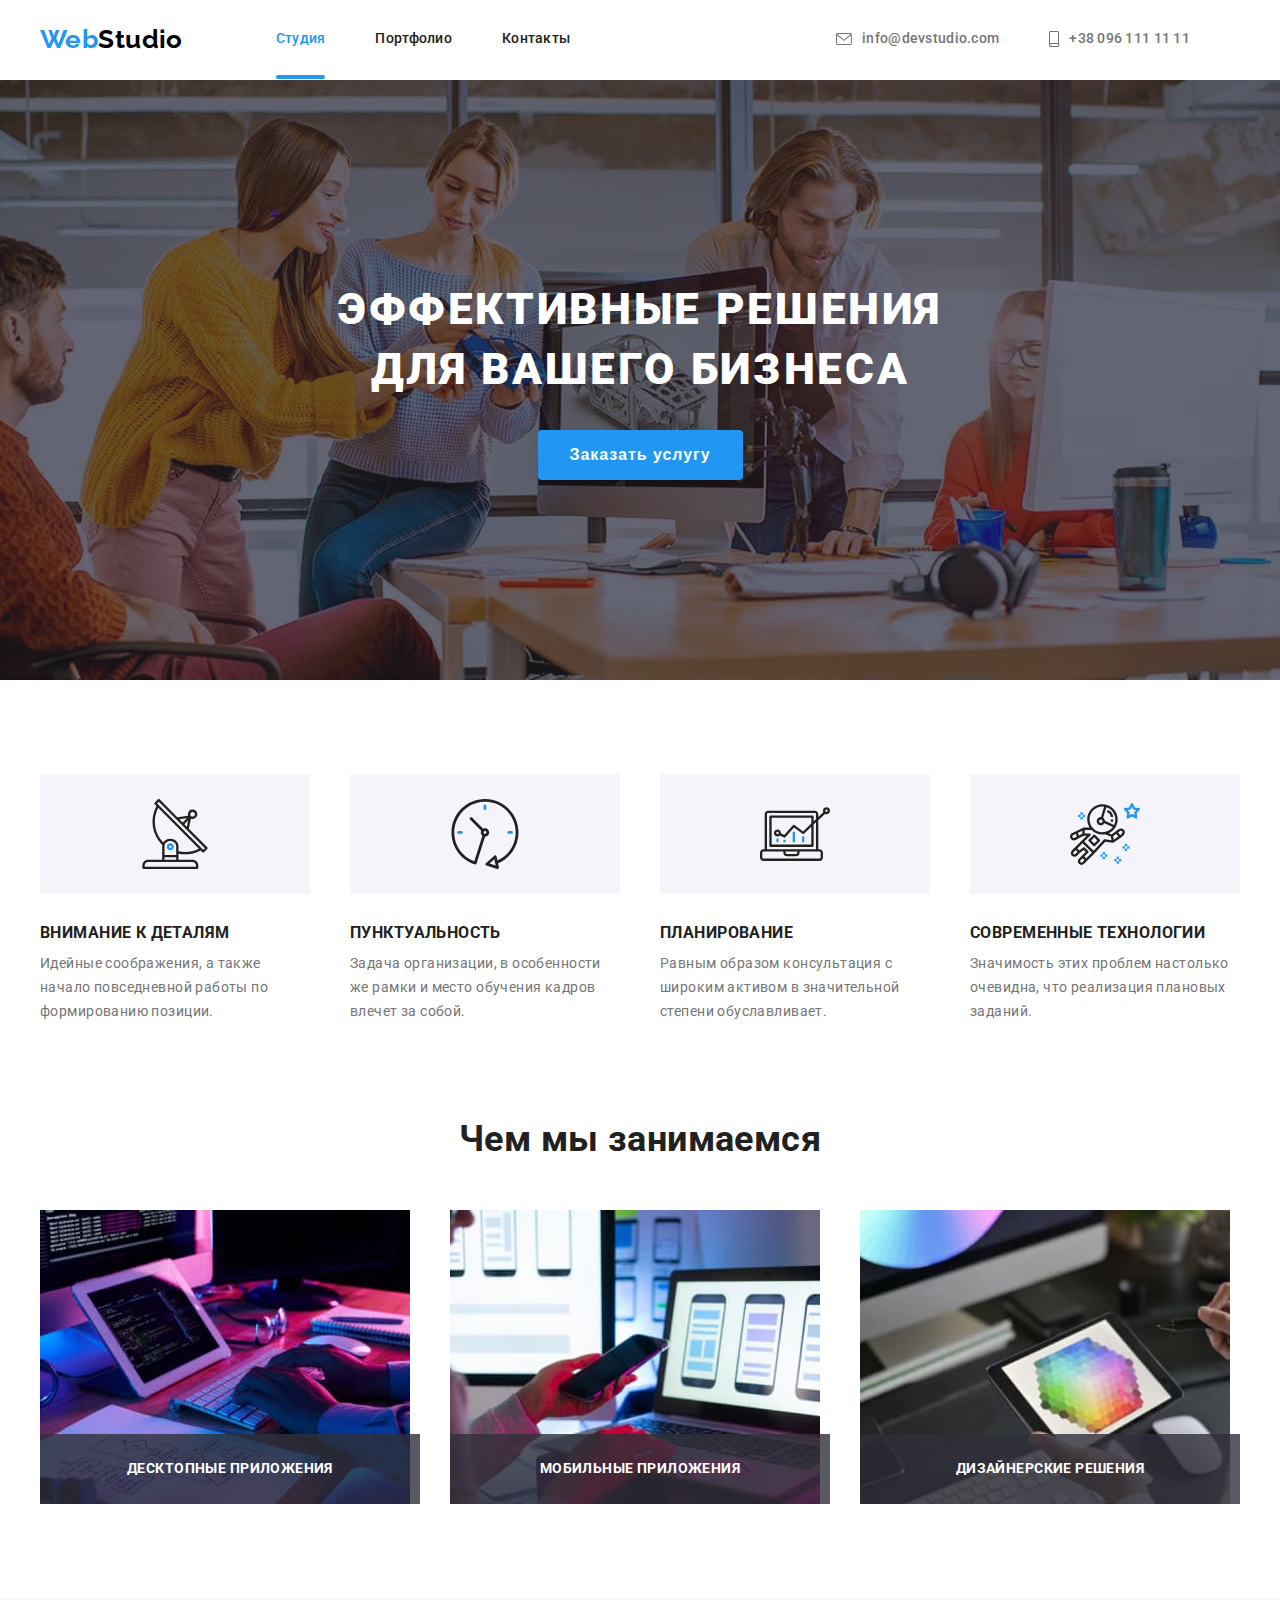
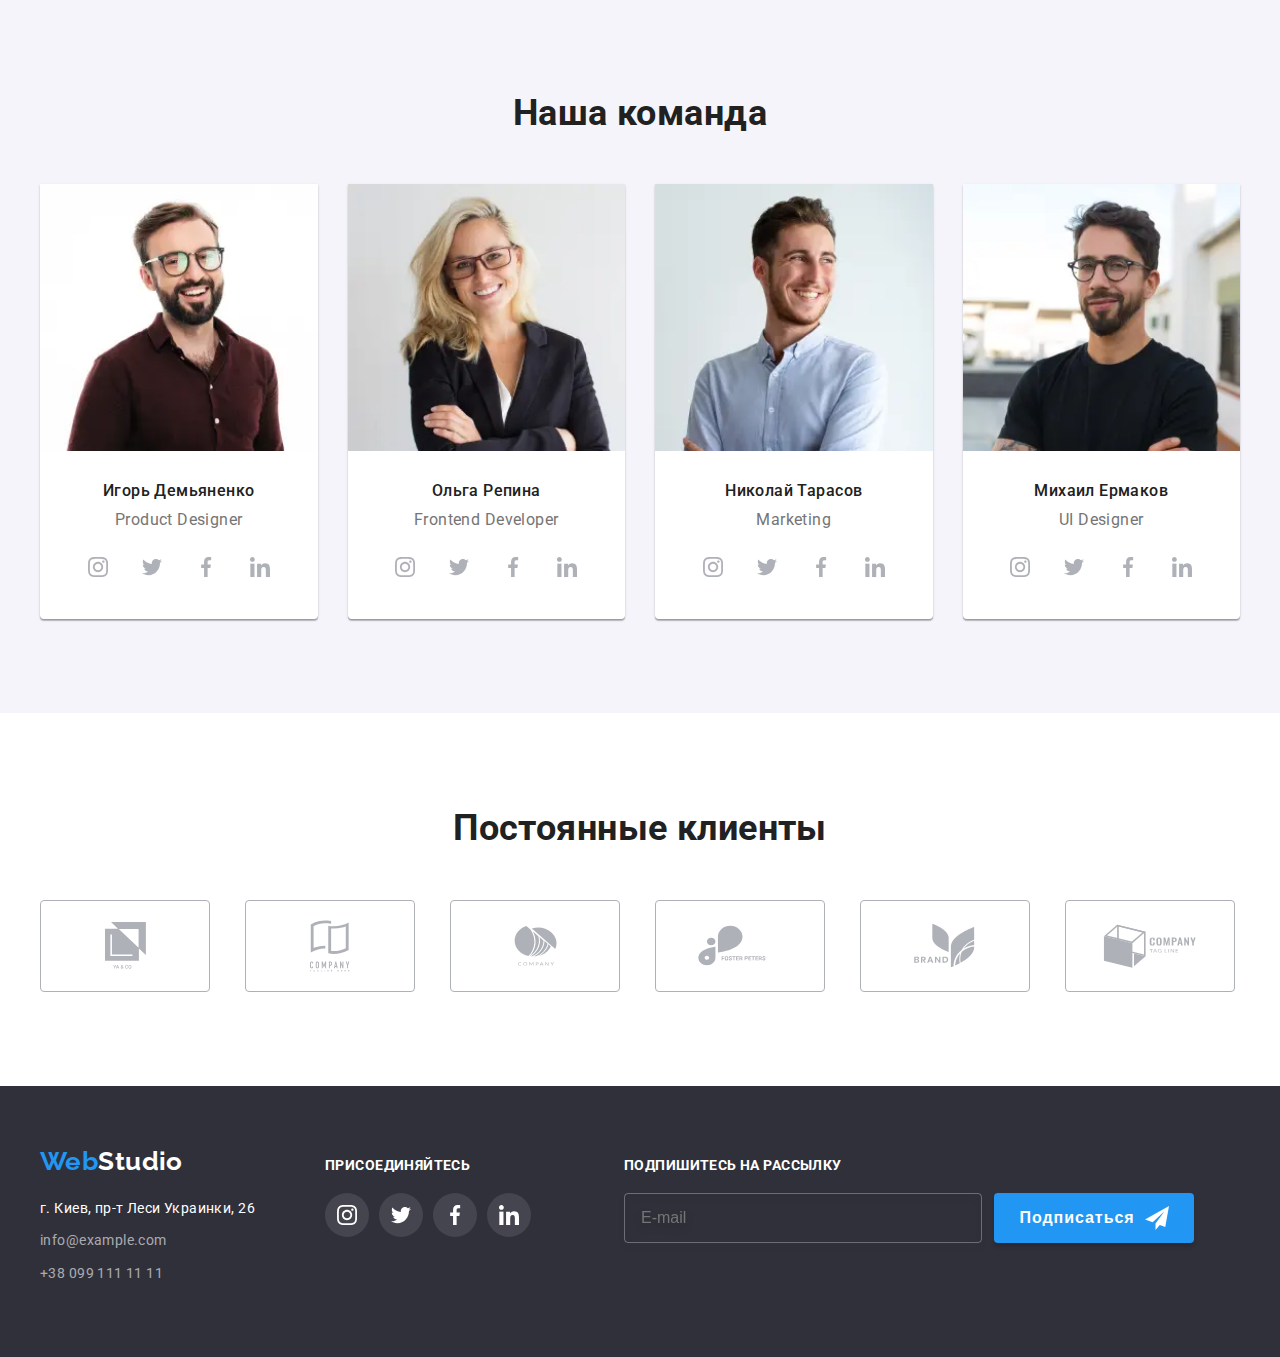
<file: index.html>
<!DOCTYPE html>
<html lang="ru">
<head>
    <meta charset="UTF-8">
    <meta http-equiv="X-UA-Compatible" content="IE=edge">
    <meta name="viewport" content="width=device-width, initial-scale=1.0">
    <title>Document</title>
    <link rel="preconnect" href="https://fonts.gstatic.com">
    <link href="https://fonts.googleapis.com/css2?family=Raleway:wght@700&family=Roboto:wght@400;500;700;900&display=swap"
        rel="stylesheet">
    <link rel="stylesheet" href="https://cdnjs.cloudflare.com/ajax/libs/modern-normalize/1.0.0/modern-normalize.min.css"
        integrity="sha512-ISS7cAi1PEhQ8jnbJpJZMd29NlhNj4AWYyLOSp2CE/CsHxTCu+r+t0D2yoJudVrd0/8fTVPUVDzY5Tvli75u/g=="
        crossorigin="anonymous" />
    <link rel="stylesheet" href="./css/main.min.css"> 
</head>
<body>
    <!--HEADER-->
   <header class="head">
       <div class="container head__container">
       <nav class="head__nav">
       <a class="logo logo_head link" href="./index.html"><span class="logo_left">Web</span>Studio</a>
       <ul class="menu list">
           <li class="menu__item">
               <a class="menu__link link current" href="./index.html">Студия</a>
            </li>
           <li class="menu__item">
               <a class="menu__link link"  href="./portfolio.html" >Портфолио</a>
            </li>
           <li class="menu__item">
               <a class="menu__link link" href="">Контакты</a>
            </li>
       </ul>
       </nav>
       <button type="button" class="head__mob-menu-btn" data-menu-button>
           <svg class="head__mob-menu-icon">
               <use href="./images/sprite.svg#burger-icon"></use>
           </svg>
       </button>
       <ul class="menu-contact list">
           <li class="menu-contact__item">
               <a class="menu-contact__link mail link" href="mailto:info@devstudio.com">
                <svg class="menu-contact__icon_mail">
                    <use href="./images/sprite.svg#icon-envelope"></use>
                </svg>
                info@devstudio.com</a></li>
           <li class="menu-contact__item">
               <a class="menu-contact__link tel link" href="tel:+380961111111">
                <svg class="menu-contact__icon_tel">
                    <use href="./images/sprite.svg#icon-smartphone"></use>
                </svg>
                +38 096 111 11 11</a></li>
       </ul>
    </div>
    <div class="mob-menu" data-menu>
        <div class="mob-menu__container container">
            <button class="mob-menu__close-btn" data-menu-close>
                <svg class="mob-menu__close-btn-icon" width="19" height="19">
                    <use href="./images/sprite.svg#icon-Vector"></use>
                </svg>
            </button>
            <div class="mob-menu__list-container">
                <div class="mob-menu__nav-container">
                    <ul class="mob-menu__nav list">
                        <li class="mob-menu__item"><a href="./index.html" class="mob-menu__link link current">Студия</a></li>
                        <li class="mob-menu__item"><a href="./portfolio.html" class="mob-menu__link link">Портфолио</a></li>
                        <li class="mob-menu__item"><a href="" class="mob-menu__link link">Контакты</a></li>
                    </ul>
                </div>
                <div class="mob-menu__contact-container">
                    <ul class="mob-menu__contact list">
                        <li class="mob-menu__contact-item"><a href="tel:+380961111111" class="mob-menu__contact-link tel-link link">
                                +38 096 111 11 11</a></li>
                        <li class="mob-menu__contact-item"><a href="mailto:info@devstudio.com"
                                class="mob-menu__contact-link mail-link link">
                                info@devstudio.com</a></li>
                    </ul>
                    <ul class="mob-menu__social list">
                        <li class="mob-menu__social-item"><a href="" class="mob-menu__social-link link">Instagram</a></li>
                        <li class="mob-menu__social-item"><a href="" class="mob-menu__social-link link">Twitter</a></li>
                        <li class="mob-menu__social-item"><a href="" class="mob-menu__social-link link">Facebook</a></li>
                        <li class="mob-menu__social-item"><a href="" class="mob-menu__social-link link">LinkedIn</a></li>
                    </ul>
                </div>
            </div>
            
        </div>
    </div>
   </header> 
    <!--HERO-->
   <section class="hero">
       <div class="hero__container container">
       <h1 class="hero__title">Эффективные решения <br> для вашего бизнеса</h1>
       <button class="modal-btn" type="button" data-modal-open>Заказать услугу</button>
    </div>
   </section>
   <!--WHYUS-->
   <section class="whyus section">
       <div class="container">
       <h2 class="visually-hidden">Почему выбирают WebStudio</h2>
       <ul class="whyus-menu list">
           <li class="whyus-menu__item">
                <div class="whyus-menu__preimage">
                    <svg class="whyus-menu__icon">
                        <use href="./images/sprite.svg#icon-antenna"></use>
                    </svg>
                </div>
               <h3 class="whyus-menu__item-title">Внимание к деталям</h3>
                <p class="whyus-menu__item-description">
                   Идейные соображения, а также начало повседневной работы по формированию позиции.</p>
           </li>
           <li class="whyus-menu__item">
                <div class="whyus-menu__preimage">
                    <svg class="whyus-menu__icon">
                        <use href="./images/sprite.svg#icon-clock"></use>
                    </svg>
                </div>
               <h3 class="whyus-menu__item-title">Пунктуальность</h3>
               <p class="whyus-menu__item-description">
                   Задача организации, в особенности же рамки и место обучения кадров влечет за собой.</p>
           </li>
           <li class="whyus-menu__item">
                <div class="whyus-menu__preimage">
                    <svg class="whyus-menu__icon">
                        <use href="./images/sprite.svg#icon-diagram"></use>
                    </svg>
                </div>
               <h3 class="whyus-menu__item-title">Планирование</h3>
               <p class="whyus-menu__item-description">
                   Равным образом консультация с широким активом в значительной степени обуславливает.</p>
           </li>
           <li class="whyus-menu__item">
                <div class="whyus-menu__preimage">
                    <svg class="whyus-menu__icon">
                        <use href="./images/sprite.svg#icon-astronaut"></use>
                    </svg>
                </div>
               <h3 class="whyus-menu__item-title">Современные технологии</h3>
               <p class="whyus-menu__item-description">
                   Значимость этих проблем настолько очевидна, что реализация плановых заданий.</p>
           </li>
       </ul>
    </div>
   </section>
  <!--WHATWEDO-->
   <section class="whatwedo section">
       <div class="container">
       <h2 class="section-title">Чем мы занимаемся</h2>
       <ul class="whatwedo-menu list">
           <li class="whatwedo-menu__item">
               <div class="whatwedo-menu__label"><img class="whatwedo-menu__img" src="./images/whatswedo/code.jpg" 
               alt="Пишем код" width="370" height="294">
               <p class="whatwedo-menu__overlay">Десктопные приложения</p></div>
            </li>
           <li class="whatwedo-menu__item">
                <div class="whatwedo-menu__label"><img class="whatwedo-menu__img" src="./images/whatswedo/design.jpg" 
               alt="Разрабатываем дизайн" width="370" height="294">
                <p class="whatwedo-menu__overlay">Мобильные приложения</p></div>
            </li>
           <li class="whatwedo-menu__item">
                <div class="whatwedo-menu__label"><img class="whatwedo-menu__img" src="./images/whatswedo/application.jpg" 
               alt="Разрабатываем приложения" width="370" height="294">
             <p class="whatwedo-menu__overlay">Дизайнерские решения</p></div>
            </li>
       </ul>
    </div>
   </section>
   <!--ABOUTUS-->
   <section class="aboutus section">
       <div class="aboutus-container container">
       <h2 class="section-title">Наша команда</h2>
       <ul class="aboutus-menu list">
           <li class="aboutus-menu-item">
               <picture class="picture">
                <source srcset='./images/ourcomand/demyanenko-desk.webp 1x, ./images/ourcomand/demyanenko-desk@2x.webp 2x' media="(min-width: 1200px)" type="image/webp">
                <source srcset='./images/ourcomand/demyanenko-desk.jpg 1x, ./images/ourcomand/demyanenko-desk@2x.jpg 2x' media="(min-width: 1200px)">
                <source srcset='./images/ourcomand/demyanenko-tabl.webp 1x, ./images/ourcomand/demyanenko-tabl@2x.webp 2x' media="(min-width: 768px)" type="image/webp">
                <source srcset='./images/ourcomand/demyanenko-tabl.jpg 1x, ./images/ourcomand/demyanenko-tabl@2x.jpg 2x' media="(min-width: 768px)">
                <source srcset='./images/ourcomand/demyanenko-mob.webp 1x, ./images/ourcomand/demyanenko-mob@2x.webp 2x' media="(max-width: 767px)" type="image/webp">
                <source srcset='./images/ourcomand/demyanenko-mob.jpg 1x, ./images/ourcomand/demyanenko-mob@2x.jpg 2x' media="(max-width: 767px)">
                <img class="aboutus-menu-img" src="./images/ourcomand/demyanenko-mob.jpg" alt="Игорь Демьяненко">
               </picture>
                <div class="aboutus-menu-title-div"><h3 class="aboutus-menu-title">Игорь Демьяненко</h3>
                <p class="aboutus-menu-description" lang="en">Product Designer</p>
                <ul class="social-list list">
                    <li class="social-list-item">
                        <a href="" class="social-list-link link" aria-label="Ссылка на Instagram">
                            <svg class="social-list-icon">
                                <use href='./images/sprite.svg#icon-instagram' ></use>
                            </svg>
                        </a>
                    </li>
                    <li class="social-list-item">
                        <a href="" class="social-list-link link" aria-label="Ссылка на Twitter">
                            <svg class="social-list-icon">
                                <use href='./images/sprite.svg#icon-twitter'></use>
                            </svg>
                        </a>
                    </li>
                    <li class="social-list-item">
                        <a href="" class="social-list-link link" aria-label="Ссылка на Facebook">
                            <svg class="social-list-icon">
                                <use href='./images/sprite.svg#icon-facebook'></use>
                            </svg>
                        </a>
                    </li>
                    <li class="social-list-item">
                        <a href="" class="social-list-link link" aria-label="Ссылка на Linkedin">
                            <svg class="social-list-icon">
                                <use href='./images/sprite.svg#icon-linkedin'></use>
                            </svg>
                        </a>
                    </li>
                </ul>
            </div>
           </li>
           <li class="aboutus-menu-item">
            <picture class="picture">
                <source srcset='./images/ourcomand/repina-desk.webp 1x, ./images/ourcomand/repina-desk@2x.webp 2x' media="(min-width: 1200px)" type="image/webp">
                <source srcset='./images/ourcomand/repina-desk.jpg 1x, ./images/ourcomand/repina-desk@2x.jpg 2x' media="(min-width: 1200px)">
            
                <source srcset='./images/ourcomand/repina-tabl.webp 1x, ./images/ourcomand/repina-tabl@2x.webp 2x' media="(min-width: 768px)" type="image/webp">
                <source srcset='./images/ourcomand/repina-tabl.jpg 1x, ./images/ourcomand/repina-tabl@2x.jpg 2x' media="(min-width: 768px)">
            
                <source srcset='./images/ourcomand/repina-mob.webp 1x, ./images/ourcomand/repina-mob@2x.webp 2x' media="(max-width: 767px)" type="image/webp">
                <source srcset='./images/ourcomand/repina-mob.jpg 1x, ./images/ourcomand/repina-mob@2x.jpg 2x' media="(max-width: 767px)">
                <img class="aboutus-menu-img" src="./images/ourcomand/repina-mob.jpg" alt="Ольга Репина">
            </picture>
                <div class="aboutus-menu-title-div"><h3 class="aboutus-menu-title">Ольга Репина</h3>
                <p class="aboutus-menu-description" lang="en">Frontend Developer</p>
                <ul class="social-list list">
                    <li class="social-list-item">
                        <a href="" class="social-list-link link" aria-label="Ссылка на Instagram">
                            <svg class="social-list-icon">
                                <use href="./images/sprite.svg#icon-instagram"></use>
                            </svg>
                        </a>
                    </li>
                    <li class="social-list-item">
                        <a href="" class="social-list-link link" aria-label="Ссылка на Twitter">
                            <svg class="social-list-icon">
                                <use href="./images/sprite.svg#icon-twitter"></use>
                            </svg>
                        </a>
                    </li>
                    <li class="social-list-item">
                        <a href="" class="social-list-link link" aria-label="Ссылка на Facebook">
                            <svg class="social-list-icon">
                                <use href="./images/sprite.svg#icon-facebook"></use>
                            </svg>
                        </a>
                    </li>
                    <li class="social-list-item">
                        <a href="" class="social-list-link link" aria-label="Ссылка на Linkedin">
                            <svg class="social-list-icon">
                                <use href="./images/sprite.svg#icon-linkedin" ></use>
                            </svg>
                        </a>
                    </li>
                </ul>
            </div>
           </li>
           <li class="aboutus-menu-item">
            <picture class="picture">
                <source srcset='./images/ourcomand/tarasov-desk.webp 1x, ./images/ourcomand/tarasov-desk@2x.webp 2x' media="(min-width: 1200px)" type="image/webp">
                <source srcset='./images/ourcomand/tarasov-desk.jpg 1x, ./images/ourcomand/tarasov-desk@2x.jpg 2x' media="(min-width: 1200px)">
            
                <source srcset='./images/ourcomand/tarasov-tabl.webp 1x, ./images/ourcomand/tarasov-tabl@2x.webp 2x' media="(min-width: 768px)" type="image/webp">
                <source srcset='./images/ourcomand/tarasov-tabl.jpg 1x, ./images/ourcomand/tarasov-tabl@2x.jpg 2x' media="(min-width: 768px)">
            
                <source srcset='./images/ourcomand/tarasov-mob.webp 1x, ./images/ourcomand/tarasov-mob@2x.webp 2x' media="(max-width: 767px)" type="image/webp">
                <source srcset='./images/ourcomand/tarasov-mob.jpg 1x, ./images/ourcomand/tarasov-mob@2x.jpg 2x' media="(max-width: 767px)">
                <img class="aboutus-menu-img" src="./images/ourcomand/tarasov-mob.jpg" alt="Николай Тарасов">
            </picture>
                <div class="aboutus-menu-title-div"><h3 class="aboutus-menu-title">Николай Тарасов</h3>
                <p class="aboutus-menu-description" lang="en">Marketing</p>
                <ul class="social-list list">
                    <li class="social-list-item">
                        <a href="" class="social-list-link link" aria-label="Ссылка на Instagram">
                            <svg class="social-list-icon">
                                <use href="./images/sprite.svg#icon-instagram"></use>
                            </svg>
                        </a>
                    </li>
                    <li class="social-list-item">
                        <a href="" class="social-list-link link" aria-label="Ссылка на Twitter">
                            <svg class="social-list-icon">
                                <use href="./images/sprite.svg#icon-twitter"></use>
                            </svg>
                        </a>
                    </li>
                    <li class="social-list-item">
                        <a href="" class="social-list-link link" aria-label="Ссылка на Facebook">
                            <svg class="social-list-icon">
                                <use href="./images/sprite.svg#icon-facebook"></use>
                            </svg>
                        </a>
                    </li>
                    <li class="social-list-item">
                        <a href="" class="social-list-link link" aria-label="Ссылка на Linkedin">
                            <svg class="social-list-icon">
                                <use href="./images/sprite.svg#icon-linkedin"></use>
                            </svg>
                        </a>
                    </li>
                </ul>
            </div>
           </li>
           <li class="aboutus-menu-item"> 
            <picture class="picture">
                <source srcset='./images/ourcomand/ermakov-desk.webp 1x, ./images/ourcomand/ermakov-desk@2x.webp 2x' media="(min-width: 1200px)" type="image/webp">
                <source srcset='./images/ourcomand/ermakov-desk.jpg 1x, ./images/ourcomand/ermakov-desk@2x.jpg 2x' media="(min-width: 1200px)">
            
                <source srcset='./images/ourcomand/ermakov-tabl.webp 1x, ./images/ourcomand/ermakov-tabl@2x.webp 2x' media="(min-width: 768px)" type="image/webp">
                <source srcset='./images/ourcomand/ermakov-tabl.jpg 1x, ./images/ourcomand/ermakov-tabl@2x.jpg 2x' media="(min-width: 768px)">
            
                <source srcset='./images/ourcomand/ermakov-mob.webp 1x, ./images/ourcomand/ermakov-mob@2x.webp 2x' media="(max-width: 767px)" type="image/webp">
                <source srcset='./images/ourcomand/ermakov-mob.jpg 1x, ./images/ourcomand/ermakov-mob@2x.jpg 2x' media="(max-width: 767px)">
                <img class="aboutus-menu-img" src="./images/ourcomand/ermakov-mob.jpg" alt="Николай Тарасов">
            </picture>
                <div class="aboutus-menu-title-div"><h3 class="aboutus-menu-title">Михаил Ермаков</h3>
               <p class="aboutus-menu-description" lang="en">UI Designer</p>
            <ul class="social-list list">
                <li class="social-list-item">
                    <a href="" class="social-list-link link" aria-label="Ссылка на Instagram">
                        <svg class="social-list-icon">
                            <use href="./images/sprite.svg#icon-instagram"></use>
                        </svg>
                    </a>
                </li>
                <li class="social-list-item">
                    <a href="" class="social-list-link link" aria-label="Ссылка на Twitter">
                        <svg class="social-list-icon">
                            <use href="./images/sprite.svg#icon-twitter"></use>
                        </svg>
                    </a>
                </li>
                <li class="social-list-item">
                    <a href="" class="social-list-link link" aria-label="Ссылка на Facebook">
                        <svg class="social-list-icon">
                            <use href="./images/sprite.svg#icon-facebook"></use>
                        </svg>
                    </a>
                </li>
                <li class="social-list-item">
                    <a href="" class="social-list-link link" aria-label="Ссылка на Linkedin">
                        <svg class="social-list-icon">
                            <use href="./images/sprite.svg#icon-linkedin"></use>
                        </svg>
                    </a>
                </li>
            </ul>
            </div>
           </li>
       </ul>
    </div>
   </section>
   <!--REGULAR CUSTOMERS-->
   <section class="customers section">
       <div class="customers-container container">
        <h2 class="section-title">Постоянные клиенты</h2>
        <ul class="customers-list list">
            <li class="customers-list__item">
                <a href="" class="customers-list__link link">
                    <svg class="customers-list__icon" width="41" height="47">
                        <use href="./images/sprite.svg#icon-company1"></use>
                    </svg>
                </a>
            </li>
            <li class="customers-list__item">
                <a href="" class="customers-list__link link">
                    <svg class="customers-list__icon" width="40" height="52">
                        <use href="./images/sprite.svg#icon-company2"></use>
                    </svg>
                </a>
            </li>
            <li class="customers-list__item">
                <a href="" class="customers-list__link link">
                    <svg class="customers-list__icon" width="43" height="41">
                        <use href="./images/sprite.svg#icon-company3"></use>
                    </svg>
                </a>
            </li>
            <li class="customers-list__item">
                <a href="" class="customers-list__link link">
                    <svg class="customers-list__icon" width="84" height="41">
                        <use href="./images/sprite.svg#icon-company4"></use>
                    </svg>
                </a>
            </li>
            <li class="customers-list__item">
                <a href="" class="customers-list__link link">
                    <svg class="customers-list__icon" width="63" height="45">
                        <use href="./images/sprite.svg#icon-company5"></use>
                    </svg>
                </a>
            </li>
            <li class="customers-list__item">
                <a href="" class="customers-list__link link">
                    <svg class="customers-list__icon" width="94" height="44">
                        <use href="./images/sprite.svg#icon-company6"></use>
                    </svg>
                </a>
            </li>
        </ul>
       </div>
   </section>
   <!--FOOTER-->
   <footer class="footer">
       <div class="footer-container container">
       <div class="footer-adress-container">
       <div class="logo-container"><a class="footer-logo-link link" href="./index.html"><span class="logo_left">Web</span>Studio</a></div>
       <address class="adress">
           <ul class="adress-menu list">
               <li class="adress-menu-item">
                   <a class="adress-menu-link-adress link" href="https://goo.gl/maps/RVVmSsRzrqhbvV9VA" 
                   target="_blank" rel="noreferrer noopener">
                        г. Киев, пр-т Леси Украинки, 26</a>
               </li>
               <li class="adress-menu-item">
                   <a class="adress-menu-link link" href="mailto:info@example.com">
                       info@example.com</a>
               </li>
               <li class="adress-menu-item">
                   <a class="adress-menu-link link" href="tel:+380991111111">
                       +38 099 111 11 11</a>
               </li>
           </ul>
       </address>
    </div>
        <div class="footer-social-container">
        <h3 class="footer-social-title">Присоединяйтесь</h3>
        <ul class="social-list list">
            <li class="social-list-item">
                <a href="" class="social-list-link footer-link link" aria-label="Ссылка на Instagram">
                    <svg class="social-list-icon footer-icon">
                        <use href="./images/sprite.svg#icon-instagram"></use>
                    </svg>
                </a>
            </li>
            <li class="social-list-item">
                <a href="" class="social-list-link footer-link link" aria-label="Ссылка на Twitter">
                    <svg class="social-list-icon footer-icon">
                        <use href="./images/sprite.svg#icon-twitter"></use>
                    </svg>
                </a>
            </li>
            <li class="social-list-item">
                <a href="" class="social-list-link footer-link link" aria-label="Ссылка на Facebook">
                    <svg class="social-list-icon footer-icon">
                        <use href="./images/sprite.svg#icon-facebook"></use>
                    </svg>
                </a>
            </li>
            <li class="social-list-item">
                <a href="" class="social-list-link footer-link link" aria-label="Ссылка на Linkedin">
                    <svg class="social-list-icon footer-icon">
                        <use href="./images/sprite.svg#icon-linkedin"></use>
                    </svg>
                </a>
            </li>
        </ul>
        </div>
        <div class="footer-form-container">
            <h3 class="footer-modal-title">Подпишитесь на рассылку</h3>
            <div class="form-button-container">
                <form action="#" method="GET" class="footer-form"  name="footer-form" autocomplete="on" novalidate>
                <label  >
                    <input class="email-form" type="email" name="email" placeholder="E-mail" required />
                </label>
            </form>
            <button class="footer-submit-btn" type="submit">Подписаться
                <svg class="footer-btn-icon">
                    <use href="./images/sprite.svg#icon-send"></use>
                </svg>
            </button>
            </div>
        </div>
        </div>
   </footer>
    <!--MODAL WINDOW-->
   <div class="backdrop is-hidden" data-modal>
       <div class="modal">
           <form  method="GET" class="modal-form" name="modal-form" autocomplete="off">
               <h3 class="modal-title">Оставьте свои данные, мы вам перезвоним</h3>
               
                <label class="contact-label">
                    <span class="label-name">Имя</span> 
                    <span class="modal-form-input-wrapper">
                    <input type="text" name="contact-name" class="modal-contact-input" required minlength="2">
                    <svg class="modal-contact-icon" width="18" height="18">
                        <use href="./images/sprite.svg#icon-name"></use>
                    </svg>
                    </span>
                </label>
               <label class="contact-label">
                   <span class="label-name">Телефон</span>
                    <span class="modal-form-input-wrapper">
                    <input type="tel" name="contact-tel" class="modal-contact-input" required 
                    pattern="[0-9]{3}-[0-9]{3}-[0-9]{2}-[0-9]{2}" title="096-111-11-11">
                    <svg class="modal-contact-icon" width="18" height="18">
                        <use href="./images/sprite.svg#icon-tel"></use>
                    </svg>
                    </span>
               </label>
               <label class="contact-label">
                <span class="label-name">Почта</span>
                    <span class="modal-form-input-wrapper">
                    <input type="email" name="contact-mail" class="modal-contact-input">
                    <svg class="modal-contact-icon" width="18" height="18">
                        <use href="./images/sprite.svg#icon-mail"></use>
                    </svg>
                    </span>
               </label>
               <label class="contact-textarea">
                    <span class="label-name">Коментарий</span>
                    <textarea name="contact-comment" class="modal-contact-comment" placeholder="Введите текст"></textarea>
               </label>
                <label class="checkbox-label">
                    <input type="checkbox" name="terms-contract" class="modal-checkbox"  required>
                    <span class="icon-check"></span>
                    <span class="checkbox-text">
                        Соглашаюсь с рассылкой и принимаю <a href="" class="contract-link">Условия договора</a>
                    </span>  
                </label>
                <button class="modal-submit-btn" type="submit">Отправить
                </button>
           </form>
           <button type="button" class="modal-close-btn" data-modal-close>
               <svg class="close-btn-icon"  width="11" height="11">
                   <use href="./images/sprite.svg#icon-Vector"></use>
               </svg>
           </button>
       </div>
   </div>
    <script src="./js/menu.js"></script>
    <script src="./js/modal.js"></script> 
</body>
</html>
</file>
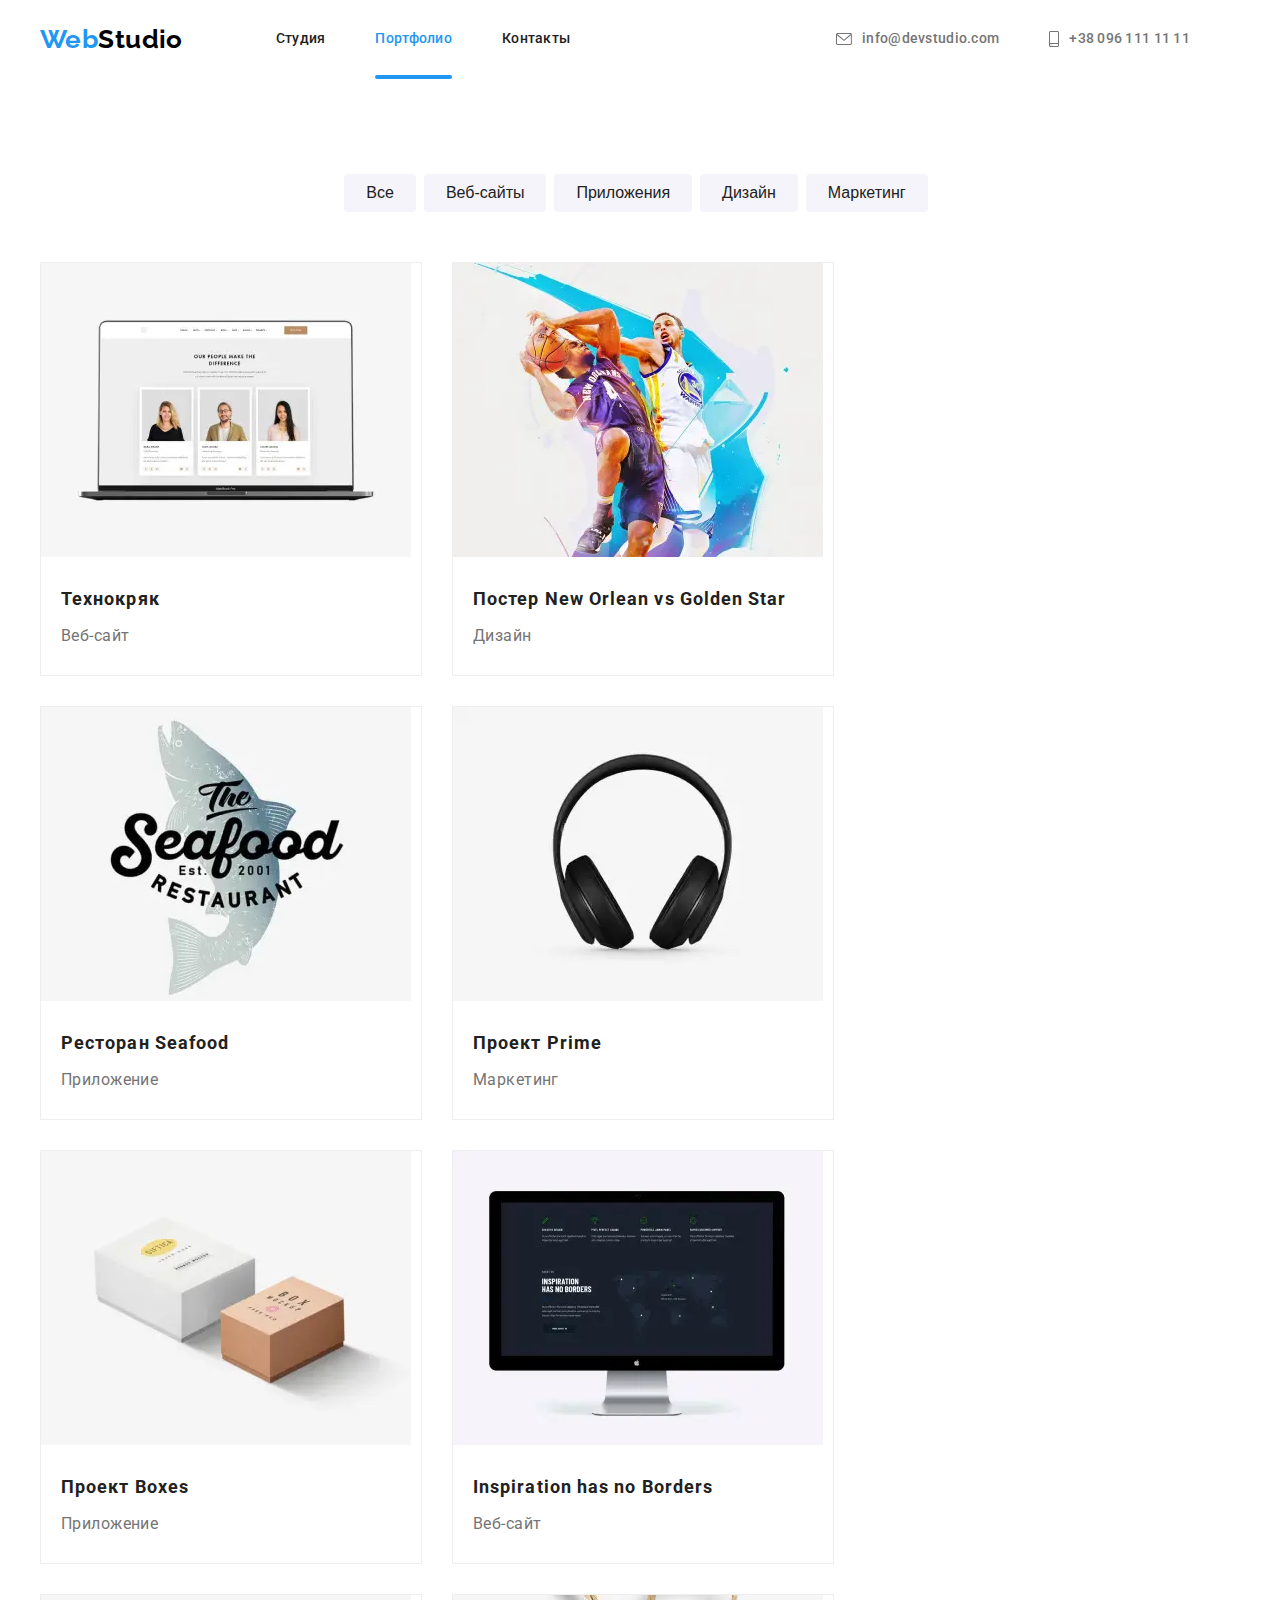
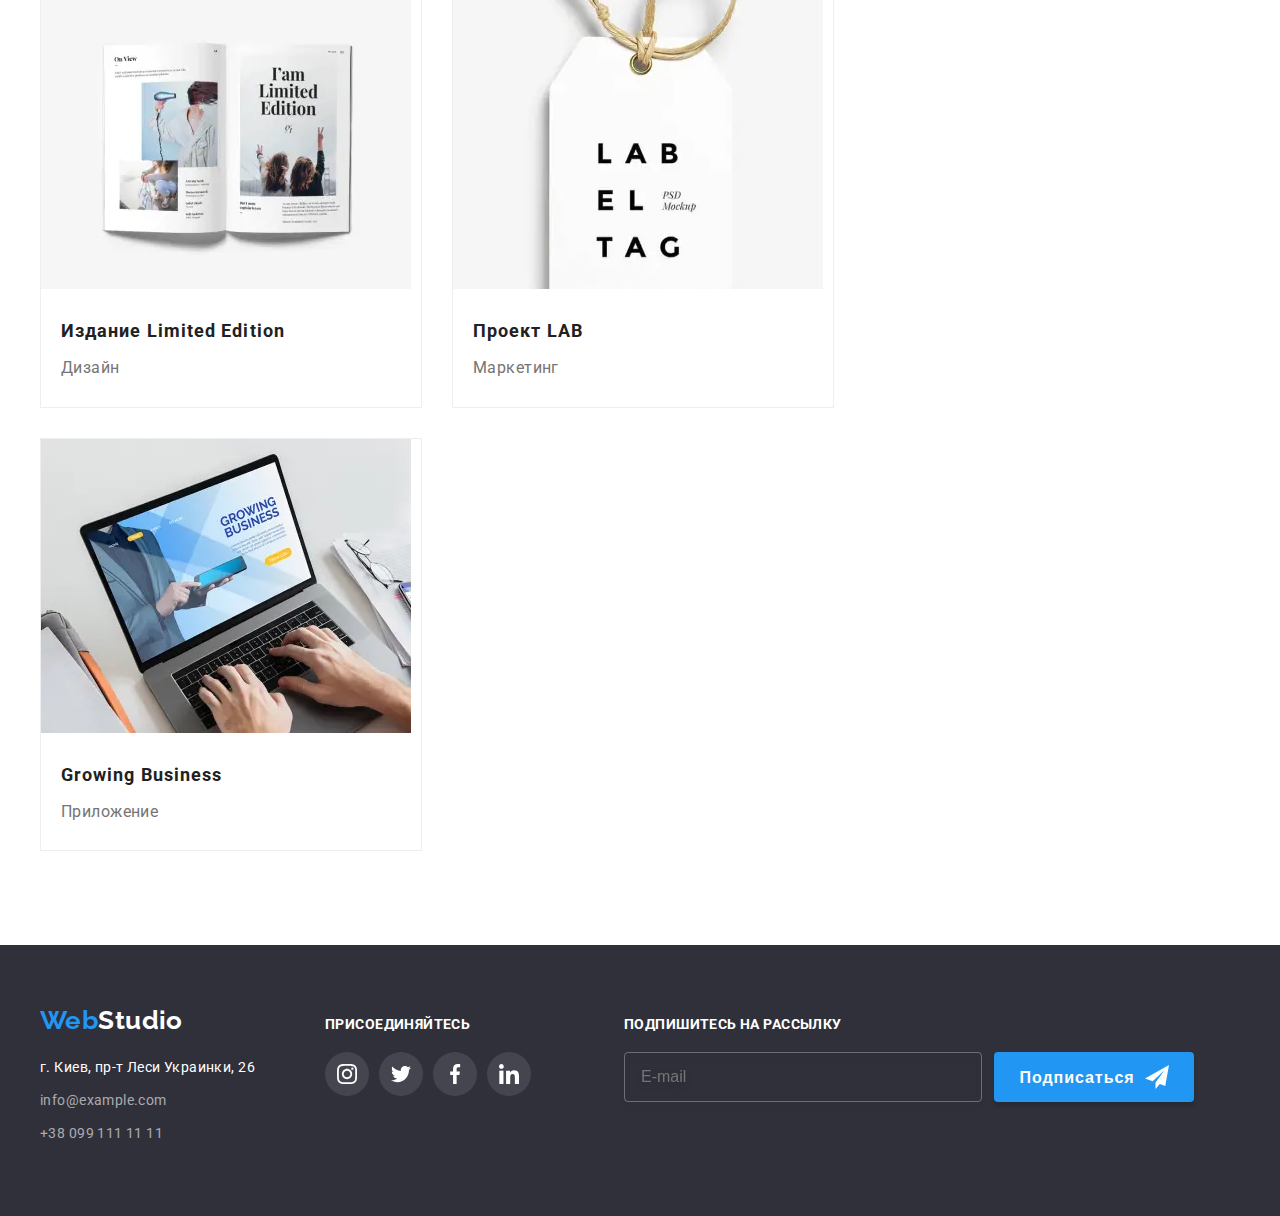
<file: portfolio.html>
<!DOCTYPE html>
<html lang="ru">

<head>
    <meta charset="UTF-8">
    <meta http-equiv="X-UA-Compatible" content="IE=edge">
    <meta name="viewport" content="width=device-width, initial-scale=1.0">
    <title>Document</title>
    <link rel="preconnect" href="https://fonts.gstatic.com">
    <link href="https://fonts.googleapis.com/css2?family=Raleway:wght@700&family=Roboto:wght@400;500;700;900&display=swap" rel="stylesheet">
    <link rel="stylesheet" href="https://cdnjs.cloudflare.com/ajax/libs/modern-normalize/1.0.0/modern-normalize.min.css"
        integrity="sha512-ISS7cAi1PEhQ8jnbJpJZMd29NlhNj4AWYyLOSp2CE/CsHxTCu+r+t0D2yoJudVrd0/8fTVPUVDzY5Tvli75u/g=="
        crossorigin="anonymous" />
    <link rel="stylesheet" href="./css/main.min.css">
</head>

<body>
    <!--HEADER-->
    <header class="head">
        <div class="container head__container">
            <nav class="head__nav">
                <a class="logo logo_head link" href="./index.html"><span class="logo_left">Web</span>Studio</a>
                <ul class="menu list">
                    <li class="menu__item">
                        <a class="menu__link link" href="./index.html">Студия</a>
                    </li>
                    <li class="menu__item">
                        <a class="menu__link link current" href="./portfolio.html">Портфолио</a>
                    </li>
                    <li class="menu__item">
                        <a class="menu__link link" href="">Контакты</a>
                    </li>
                </ul>
            </nav>
            <button type="button" class="head__mob-menu-btn" data-menu-button>
                <svg class="head__mob-menu-icon">
                    <use href="./images/sprite.svg#burger-icon"></use>
                </svg>
            </button>
            <ul class="menu-contact list">
                <li class="menu-contact__item">
                    <a class="menu-contact__link mail link" href="mailto:info@devstudio.com">
                        <svg class="menu-contact__icon_mail">
                            <use href="./images/sprite.svg#icon-envelope"></use>
                        </svg>
                        info@devstudio.com</a>
                </li>
                <li class="menu-contact__item">
                    <a class="menu-contact__link tel link" href="tel:+380961111111">
                        <svg class="menu-contact__icon_tel">
                            <use href="./images/sprite.svg#icon-smartphone"></use>
                        </svg>
                        +38 096 111 11 11</a>
                </li>
            </ul>
        </div>
        <div class="mob-menu" data-menu>
            <div class="mob-menu__container container">
                <button class="mob-menu__close-btn" data-menu-close>
                    <svg class="mob-menu__close-btn-icon" width="19" height="19">
                        <use href="./images/sprite.svg#icon-Vector"></use>
                    </svg>
                </button>
                <div class="mob-menu__list-container">
                    <div class="mob-menu__nav-container">
                        <ul class="mob-menu__nav list">
                            <li class="mob-menu__item"><a href="./index.html" class="mob-menu__link link">Студия</a>
                            </li>
                            <li class="mob-menu__item"><a href="./portfolio.html" class="mob-menu__link link current">Портфолио</a></li>
                            <li class="mob-menu__item"><a href="" class="mob-menu__link link">Контакты</a></li>
                        </ul>
                    </div>
                    <div class="mob-menu__contact-container">
                        <ul class="mob-menu__contact list">
                            <li class="mob-menu__contact-item"><a href="tel:+380961111111"
                                    class="mob-menu__contact-link tel-link link">
                                    +38 096 111 11 11</a></li>
                            <li class="mob-menu__contact-item"><a href="mailto:info@devstudio.com"
                                    class="mob-menu__contact-link mail-link link">
                                    info@devstudio.com</a></li>
                        </ul>
                        <ul class="mob-menu__social list">
                            <li class="mob-menu__social-item"><a href="" class="mob-menu__social-link link">Instagram</a></li>
                            <li class="mob-menu__social-item"><a href="" class="mob-menu__social-link link">Twitter</a></li>
                            <li class="mob-menu__social-item"><a href="" class="mob-menu__social-link link">Facebook</a></li>
                            <li class="mob-menu__social-item"><a href="" class="mob-menu__social-link link">LinkedIn</a></li>
                        </ul>
                    </div>
                </div>
        
            </div>
        </div>
    </header>
    <!--HERO PORTFOLIO-->
     <section class="portfolio-section section">
         <div class="container">
        <h1 class="visually-hidden">Навигационное меню</h1>
        <ul class="portfolio-menu list">
            <li class="portfolio-menu__item">
                <button class="modal-btn-portfolio" type="button">Все</button>
            </li>
            <li class="portfolio-menu__item">
                <button class="modal-btn-portfolio" type="button">Веб-сайты</button>
            </li>
            <li class="portfolio-menu__item">
                <button class="modal-btn-portfolio" type="button">Приложения</button>
            </li>
            <li class="portfolio-menu__item">
                <button class="modal-btn-portfolio" type="button">Дизайн</button>
            </li>
            <li class="portfolio-menu__item">
                <button class="modal-btn-portfolio" type="button">Маркетинг</button>
            </li>
        </ul>
    <!--WORK EXAMPLES-->
        <h2 class="visually-hidden">Примеры работ</h2>
        <ul class="example-list list">
            <li class="example-menu-item">
                <a href="" class="example-menu-item-link link">
                    <div class="example-list-img-wrapper">
                        <picture class="picture">
                            <source srcset='./images/portfolio/techcrack-desk.webp 1x, ./images/portfolio/techcrack-desk@2x.webp 2x'
                                media="(min-width: 1200px)" type="image/webp">
                            <source srcset='./images/portfolio/techcrack-desk.jpg 1x, ./images/portfolio/techcrack-desk@2x.jpg 2x'
                                media="(min-width: 1200px)">
                        
                            <source srcset='./images/portfolio/techcrack-tabl.webp 1x, ./images/portfolio/techcrack-tabl@2x.webp 2x'
                                media="(min-width: 768px)" type="image/webp">
                            <source srcset='./images/portfolio/techcrack-tabl.jpg 1x, ./images/portfolio/techcrack-tabl@2x.jpg 2x'
                                media="(min-width: 768px)">
                        
                            <source srcset='./images/portfolio/techcrack-mob.webp 1x, ./images/portfolio/techcrack-mob@2x.webp 2x'
                                media="(max-width: 767px)" type="image/webp">
                            <source srcset='./images/portfolio/techcrack-mob.jpg 1x, ./images/portfolio/techcrack-mob@2x.jpg 2x'
                                media="(max-width: 767px)">
                            <img class="example-menu-img" src="./images/portfolio/techcrack-mob.jpg" alt="Технокряк">
                        </picture>
                    <p class="overlay">Lorem ipsum dolor sit amet consectetur adipisicing elit. Maiores labore fugit ea expedita reiciendis qui perspiciatis enim nostrum delectus provident.</p></div>
                <div class="border-example-menu"><h2 class="example-menu-title">Технокряк</h2>
                <p class="example-menu-description">Веб-сайт</p></div></a>
            </li>
            <li class="example-menu-item">
                <a href="" class="example-menu-item-link link">
                    <div class="example-list-img-wrapper">
                        <picture class="picture">
                            <source srcset='./images/portfolio/orlean-desk.webp 1x, ./images/portfolio/orlean-desk@2x.webp 2x'
                                media="(min-width: 1200px)" type="image/webp">
                            <source srcset='./images/portfolio/orlean-desk.jpg 1x, ./images/portfolio/orlean-desk@2x.jpg 2x'
                                media="(min-width: 1200px)">
                        
                            <source srcset='./images/portfolio/orlean-tabl.webp 1x, ./images/portfolio/orlean-tabl@2x.webp 2x'
                                media="(min-width: 768px)" type="image/webp">
                            <source srcset='./images/portfolio/orlean-tabl.jpg 1x, ./images/portfolio/orlean-tabl@2x.jpg 2x'
                                media="(min-width: 768px)">
                        
                            <source srcset='./images/portfolio/orlean-mob.webp 1x, ./images/portfolio/orlean-mob@2x.webp 2x'
                                media="(max-width: 767px)" type="image/webp">
                            <source srcset='./images/portfolio/orlean-mob.jpg 1x, ./images/portfolio/orlean-mob@2x.jpg 2x'
                                media="(max-width: 767px)">
                            <img class="example-menu-img" src="./images/portfolio/orlean-mob.jpg" alt="Постер New Orlean vs Golden Star">
                        </picture>
                        <p class="overlay">Lorem ipsum dolor sit amet, consectetur adipisicing elit. Repudiandae quisquam officia, consequatur ad ducimus iusto quam magni voluptatibus amet qui.</p>
                    </div>
                <div class="border-example-menu"><h2 class="example-menu-title">Постер New Orlean vs Golden Star</h2>
                <p class="example-menu-description">Дизайн</p></div></a>
            </li>
            <li class="example-menu-item">
                <a href="" class="example-menu-item-link link">
                    <div class="example-list-img-wrapper">
                        <picture class="picture">
                            <source srcset='./images/portfolio/seafood-desk.webp 1x, ./images/portfolio/seafood-desk@2x.webp 2x'
                                media="(min-width: 1200px)" type="image/webp">
                            <source srcset='./images/portfolio/seafood-desk.jpg 1x, ./images/portfolio/seafood-desk@2x.jpg 2x'
                                media="(min-width: 1200px)">
                        
                            <source srcset='./images/portfolio/seafood-tabl.webp 1x, ./images/portfolio/seafood-tabl@2x.webp 2x'
                                media="(min-width: 768px)" type="image/webp">
                            <source srcset='./images/portfolio/seafood-tabl.jpg 1x, ./images/portfolio/seafood-tabl@2x.jpg 2x'
                                media="(min-width: 768px)">
                        
                            <source srcset='./images/portfolio/seafood-mob.webp 1x, ./images/portfolio/seafood-mob@2x.webp 2x'
                                media="(max-width: 767px)" type="image/webp">
                            <source srcset='./images/portfolio/seafood-mob.jpg 1x, ./images/portfolio/seafood-mob@2x.jpg 2x'
                                media="(max-width: 767px)">
                            <img class="example-menu-img" src="./images/portfolio/seafood-mob.jpg" alt="Ресторан Seafood">
                        </picture>
                        <p class="overlay">Lorem ipsum dolor sit amet, consectetur adipisicing elit. Repudiandae quisquam officia, consequatur ad ducimus iusto quam magni voluptatibus amet qui.</p>
                    </div>
                <div class="border-example-menu"><h2 class="example-menu-title">Ресторан Seafood</h2>
                <p class="example-menu-description">Приложение</p></div></a>
            </li>
            <li class="example-menu-item">
                <a href="" class="example-menu-item-link link">
                    <div class="example-list-img-wrapper">
                        <picture class="picture">
                            <source srcset='./images/portfolio/prime-desk.webp 1x, ./images/portfolio/prime-desk@2x.webp 2x'
                                media="(min-width: 1200px)" type="image/webp">
                            <source srcset='./images/portfolio/prime-desk.jpg 1x, ./images/portfolio/prime-desk@2x.jpg 2x'
                                media="(min-width: 1200px)">
                        
                            <source srcset='./images/portfolio/prime-tabl.webp 1x, ./images/portfolio/prime-tabl@2x.webp 2x'
                                media="(min-width: 768px)" type="image/webp">
                            <source srcset='./images/portfolio/prime-tabl.jpg 1x, ./images/portfolio/prime-tabl@2x.jpg 2x'
                                media="(min-width: 768px)">
                        
                            <source srcset='./images/portfolio/prime-mob.webp 1x, ./images/portfolio/prime-mob@2x.webp 2x'
                                media="(max-width: 767px)" type="image/webp">
                            <source srcset='./images/portfolio/prime-mob.jpg 1x, ./images/portfolio/prime-mob@2x.jpg 2x'
                                media="(max-width: 767px)">
                            <img class="example-menu-img" src="./images/portfolio/prime-mob.jpg" alt="Проект Prime">
                        </picture>
                        <p class="overlay">Lorem ipsum dolor sit amet, consectetur adipisicing elit. Repudiandae quisquam officia, consequatur ad ducimus iusto quam magni voluptatibus amet qui.</p>
                    </div>
                <div class="border-example-menu"><h2 class="example-menu-title">Проект Prime</h2>
                <p class="example-menu-description">Маркетинг</p></div></a>
            </li>
            <li class="example-menu-item">
                <a href="" class="example-menu-item-link link">
                    <div class="example-list-img-wrapper">
                        <picture class="picture">
                            <source srcset='./images/portfolio/boxes-desk.webp 1x, ./images/portfolio/boxes-desk@2x.webp 2x'
                                media="(min-width: 1200px)" type="image/webp">
                            <source srcset='./images/portfolio/boxes-desk.jpg 1x, ./images/portfolio/boxes-desk@2x.jpg 2x'
                                media="(min-width: 1200px)">
                        
                            <source srcset='./images/portfolio/boxes-tabl.webp 1x, ./images/portfolio/boxes-tabl@2x.webp 2x'
                                media="(min-width: 768px)" type="image/webp">
                            <source srcset='./images/portfolio/boxes-tabl.jpg 1x, ./images/portfolio/boxes-tabl@2x.jpg 2x'
                                media="(min-width: 768px)">
                        
                            <source srcset='./images/portfolio/boxes-mob.webp 1x, ./images/portfolio/boxes-mob@2x.webp 2x'
                                media="(max-width: 767px)" type="image/webp">
                            <source srcset='./images/portfolio/boxes-mob.jpg 1x, ./images/portfolio/boxes-mob@2x.jpg 2x'
                                media="(max-width: 767px)">
                            <img class="example-menu-img" src="./images/portfolio/boxes-mob.jpg" alt="Проект Boxes">
                        </picture>
                        <p class="overlay">Lorem ipsum dolor sit amet, consectetur adipisicing elit. Repudiandae quisquam officia, consequatur ad ducimus iusto quam magni voluptatibus amet qui.</p>
                    </div>
                <div class="border-example-menu"><h2 class="example-menu-title">Проект Boxes</h2>
                <p class="example-menu-description">Приложение</p></div></a>
            </li>
            <li class="example-menu-item">
                <a href="" class="example-menu-item-link link">
                    <div class="example-list-img-wrapper">
                        <picture class="picture">
                            <source srcset='./images/portfolio/inspiration-desk.webp 1x, ./images/portfolio/inspiration-desk@2x.webp 2x'
                                media="(min-width: 1200px)" type="image/webp">
                            <source srcset='./images/portfolio/inspiration-desk.jpg 1x, ./images/portfolio/inspiration-desk@2x.jpg 2x'
                                media="(min-width: 1200px)">
                        
                            <source srcset='./images/portfolio/inspiration-tabl.webp 1x, ./images/portfolio/inspiration-tabl@2x.webp 2x'
                                media="(min-width: 768px)" type="image/webp">
                            <source srcset='./images/portfolio/inspiration-tabl.jpg 1x, ./images/portfolio/inspiration-tabl@2x.jpg 2x'
                                media="(min-width: 768px)">
                        
                            <source srcset='./images/portfolio/inspiration-mob.webp 1x, ./images/portfolio/inspiration-mob@2x.webp 2x'
                                media="(max-width: 767px)" type="image/webp">
                            <source srcset='./images/portfolio/inspiration-mob.jpg 1x, ./images/portfolio/inspiration-mob@2x.jpg 2x'
                                media="(max-width: 767px)">
                            <img class="example-menu-img" src="./images/portfolio/inspiration-mob.jpg" alt="Inspiration has no Borders">
                        </picture>
                        <p class="overlay">Lorem ipsum dolor sit amet, consectetur adipisicing elit. Repudiandae quisquam officia, consequatur ad ducimus iusto quam magni voluptatibus amet qui.</p>
                    </div>
                <div class="border-example-menu"><h2 class="example-menu-title" lang="en">Inspiration has no Borders</h2>
                <p class="example-menu-description">Веб-сайт</p></div></a>
            </li>
            <li class="example-menu-item">
                <a href="" class="example-menu-item-link link">
                    <div class="example-list-img-wrapper">
                        <picture class="picture">
                            <source srcset='./images/portfolio/limited-desk.webp 1x, ./images/portfolio/limited-desk@2x.webp 2x'
                                media="(min-width: 1200px)" type="image/webp">
                            <source srcset='./images/portfolio/limited-desk.jpg 1x, ./images/portfolio/limited-desk@2x.jpg 2x'
                                media="(min-width: 1200px)">
                        
                            <source srcset='./images/portfolio/limited-tabl.webp 1x, ./images/portfolio/limited-tabl@2x.webp 2x'
                                media="(min-width: 768px)" type="image/webp">
                            <source srcset='./images/portfolio/limited-tabl.jpg 1x, ./images/portfolio/limited-tabl@2x.jpg 2x'
                                media="(min-width: 768px)">
                        
                            <source srcset='./images/portfolio/limited-mob.webp 1x, ./images/portfolio/limited-mob@2x.webp 2x'
                                media="(max-width: 767px)" type="image/webp">
                            <source srcset='./images/portfolio/limited-mob.jpg 1x, ./images/portfolio/limited-mob@2x.jpg 2x'
                                media="(max-width: 767px)">
                            <img class="example-menu-img" src="./images/portfolio/limited-mob.jpg" alt="Издание Limited Edition">
                        </picture>
                        <p class="overlay">Lorem ipsum dolor sit amet, consectetur adipisicing elit. Repudiandae quisquam officia, consequatur ad ducimus iusto quam magni voluptatibus amet qui.</p>
                    </div>
                <div class="border-example-menu"><h2 class="example-menu-title">Издание Limited Edition</h2>
                <p class="example-menu-description">Дизайн</p></div></a>
            </li>
            <div>
            </div>
            <li class="example-menu-item">
                <a href="" class="example-menu-item-link link">
                    <div class="example-list-img-wrapper">
                        <picture class="picture">
                            <source srcset='./images/portfolio/lab-desk.webp 1x, ./images/portfolio/lab-desk@2x.webp 2x'
                                media="(min-width: 1200px)" type="image/webp">
                            <source srcset='./images/portfolio/lab-desk.jpg 1x, ./images/portfolio/lab-desk@2x.jpg 2x'
                                media="(min-width: 1200px)">
                        
                            <source srcset='./images/portfolio/lab-tabl.webp 1x, ./images/portfolio/lab-tabl@2x.webp 2x'
                                media="(min-width: 768px)" type="image/webp">
                            <source srcset='./images/portfolio/lab-tabl.jpg 1x, ./images/portfolio/lab-tabl@2x.jpg 2x'
                                media="(min-width: 768px)">
                        
                            <source srcset='./images/portfolio/lab-mob.webp 1x, ./images/portfolio/lab-mob@2x.webp 2x'
                                media="(max-width: 767px)" type="image/webp">
                            <source srcset='./images/portfolio/lab-mob.jpg 1x, ./images/portfolio/lab-mob@2x.jpg 2x'
                                media="(max-width: 767px)">
                            <img class="example-menu-img" src="./images/portfolio/lab-mob.jpg" alt="Проект LAB">
                        </picture>
                        <p class="overlay">Lorem ipsum dolor sit amet, consectetur adipisicing elit. Repudiandae quisquam officia, consequatur ad ducimus iusto quam magni voluptatibus amet qui.</p>
                    </div>
                <div class="border-example-menu"><h2 class="example-menu-title">Проект LAB</h2>
                <p class="example-menu-description">Маркетинг</p></div></a>
            </li>
            <li class="example-menu-item">
                <a href="" class="example-menu-item-link link">
                    <div class="example-list-img-wrapper">
                        <picture class="picture">
                            <source srcset='./images/portfolio/business-desk.webp 1x, ./images/portfolio/business-desk@2x.webp 2x'
                                media="(min-width: 1200px)" type="image/webp">
                            <source srcset='./images/portfolio/business-desk.jpg 1x, ./images/portfolio/business-desk@2x.jpg 2x'
                                media="(min-width: 1200px)">
                        
                            <source srcset='./images/portfolio/business-tabl.webp 1x, ./images/portfolio/business-tabl@2x.webp 2x'
                                media="(min-width: 768px)" type="image/webp">
                            <source srcset='./images/portfolio/business-tabl.jpg 1x, ./images/portfolio/business-tabl@2x.jpg 2x'
                                media="(min-width: 768px)">
                        
                            <source srcset='./images/portfolio/business-mob.webp 1x, ./images/portfolio/business-mob@2x.webp 2x'
                                media="(max-width: 767px)" type="image/webp">
                            <source srcset='./images/portfolio/business-mob.jpg 1x, ./images/portfolio/business-mob@2x.jpg 2x'
                                media="(max-width: 767px)">
                            <img class="example-menu-img" src="./images/portfolio/business-mob.jpg" alt="Growing Business">
                        </picture>
                        <p class="overlay">Lorem ipsum dolor sit amet, consectetur adipisicing elit. Repudiandae quisquam officia, consequatur ad ducimus iusto quam magni voluptatibus amet qui.</p>
                    </div>
                <div class="border-example-menu"><h2 class="example-menu-title" lang="en">Growing Business</h2>
                <p class="example-menu-description">Приложение</p></div></a>
            </li>
        </ul>
        </div>
    </section>
    <!--FOOTER-->
    <footer class="footer">
        <div class="footer-container container">
            <div class="footer-adress-container">
                <div class="logo-container"><a class="footer-logo-link link" href="./index.html"><span
                            class="logo_left">Web</span>Studio</a></div>
                <address class="adress">
                    <ul class="adress-menu list">
                        <li class="adress-menu-item">
                            <a class="adress-menu-link-adress link" href="https://goo.gl/maps/RVVmSsRzrqhbvV9VA"
                                target="_blank" rel="noreferrer noopener">
                                г. Киев, пр-т Леси Украинки, 26</a>
                        </li>
                        <li class="adress-menu-item">
                            <a class="adress-menu-link link" href="mailto:info@example.com">
                                info@example.com</a>
                        </li>
                        <li class="adress-menu-item">
                            <a class="adress-menu-link link" href="tel:+380991111111">
                                +38 099 111 11 11</a>
                        </li>
                    </ul>
                </address>
            </div>
            <div class="footer-social-container">
                <h3 class="footer-social-title">Присоединяйтесь</h3>
                <ul class="social-list list">
                    <li class="social-list-item">
                        <a href="" class="social-list-link footer-link link" aria-label="Ссылка на Instagram">
                            <svg class="social-list-icon footer-icon">
                                <use href="./images/sprite.svg#icon-instagram"></use>
                            </svg>
                        </a>
                    </li>
                    <li class="social-list-item">
                        <a href="" class="social-list-link footer-link link" aria-label="Ссылка на Twitter">
                            <svg class="social-list-icon footer-icon">
                                <use href="./images/sprite.svg#icon-twitter"></use>
                            </svg>
                        </a>
                    </li>
                    <li class="social-list-item">
                        <a href="" class="social-list-link footer-link link" aria-label="Ссылка на Facebook">
                            <svg class="social-list-icon footer-icon">
                                <use href="./images/sprite.svg#icon-facebook"></use>
                            </svg>
                        </a>
                    </li>
                    <li class="social-list-item">
                        <a href="" class="social-list-link footer-link link" aria-label="Ссылка на Linkedin">
                            <svg class="social-list-icon footer-icon">
                                <use href="./images/sprite.svg#icon-linkedin"></use>
                            </svg>
                        </a>
                    </li>
                </ul>
            </div>
            <div class="footer-form-container">
                <h3 class="footer-modal-title">Подпишитесь на рассылку</h3>
                <div class="form-button-container">
                    <form action="#" method="GET" class="footer-form" name="footer-form" autocomplete="on" novalidate>
                        <label>
                            <input class="email-form" type="email" name="email" placeholder="E-mail" required />
                        </label>
                    </form>
                    <button class="footer-submit-btn" type="submit">Подписаться
                        <svg class="footer-btn-icon">
                            <use href="./images/sprite.svg#icon-send"></use>
                        </svg>
                    </button>
                </div>
            </div>
        </div>
    </footer>
    <script src="./js/menu.js"></script>
    </body>
    
    </html>
</file>
<file: css/main.min.css>
:root{--main-font: "Roboto", sans-serif;--secondary-font: "Raleway", sans-serif;--accent-color: #2196f3;--main-background-color: #ffffff;--main-text-color: #212121;--secondary-text-color: #757575;--nav-link-color: #000000;--footer-background-color: #2f303a;--btn-hover-color: #188ce8;--adress-link-color: rgba(255, 255, 255, 0.6);--aboutus-background-color: #f5f4fa;--alt-background-color: #c4c4c4;--overlay-hero-bg-color: rgba(47, 48, 58, 0.4);--main-icon-color: #afb1b8;--header-border: #ececec;--button-shadow: rgba(0, 0, 0, 0.15);--overlay-whatwedo-bg: rgba(47, 48, 58, 0.8);--footer-link-bg: rgba(255, 255, 255, 0.1);--modal-btn-shadow: rgba(0, 0, 0, 0.25);--border-example: #eeeeee;--overlay-prtf-bg: rgba(33, 150, 243, 0.9);--modal-bg-color: rgba(0, 0, 0, 0.2);--border-close-btn: rgba(0, 0, 0, 0.1)}.visually-hidden:not(:focus):not(:active){position:absolute;width:1px;height:1px;margin:-1px;border:0;padding:0;white-space:nowrap;clip-path:inset(100%);clip:rect(0 0 0 0);overflow:hidden}h1,h2,h3,h4,h5,h6,p{margin-top:0;margin-bottom:0}ul,ol{margin-top:0;margin-bottom:0;padding-left:0}img{display:block}.list{list-style:none}.link{text-decoration:none;color:var(--main-text-color)}body{font-family:var(--main-font);background-color:var(--main-background-color);color:var(--main-text-color);font-size:14px;letter-spacing:0.03em;margin:0 auto}.section{padding-top:60px;padding-bottom:60px}@media screen and (min-width: 1200px){.section{padding-top:94px;padding-bottom:94px}}.container{padding-left:15px;padding-right:15px}@media screen and (min-width: 480px){.container{width:480px;margin:0 auto}}@media screen and (min-width: 768px){.container{width:768px}}@media screen and (min-width: 1200px){.container{width:1200px}}@media screen and (max-width: 767px){.mob-menu{position:fixed;top:0;left:0;width:100vw;height:100vh;background-color:var(--main-background-color);overflow:auto;opacity:0;visibility:hidden;pointer-events:none;z-index:9999}.mob-menu__container{width:100%;height:100%;position:relative;padding-top:48px;padding-bottom:48px;padding-left:25px}.mob-menu__list-container{display:flex;flex-direction:column;justify-content:space-between;height:100%}.mob-menu__close-btn{position:absolute;top:10px;right:15px;width:40px;height:40px;border:none;background-color:transparent;padding:0}.mob-menu__item:not(:last-child){margin-bottom:32px}.mob-menu__link{font-family:Roboto;font-weight:500;font-size:40px;line-height:1.175;letter-spacing:0.02em}.mob-menu__link:focus,.mob-menu__link:hover{color:var(--accent-color)}.mob-menu__contact{margin-bottom:64px}.mob-menu__contact-item{font-weight:500;letter-spacing:0.02em}.mob-menu__contact-item:not(:last-child){margin-bottom:32px}.mob-menu__social{display:flex;flex-wrap:wrap}.mob-menu__social-item:not(:last-child){margin-right:20px}.mob-menu__social-link{font-weight:500;font-size:18px;line-height:1.22;letter-spacing:0.02em;color:var(--accent-color)}.mob-menu__social-link::after{content:"";width:22px;height:0;border:1px solid rgba(33,33,33,0.2);transform:rotate(90deg);margin-left:10px}.tel-link{color:var(--accent-color);font-size:34px;line-height:1.18}.mail-link{font-size:24px;line-height:1.17;color:var(--secondary-text-color)}.mob-menu.is-open{opacity:1;visibility:visible;pointer-events:auto}}@media screen and (max-width: 479px){.mob-menu__social-item{margin-bottom:30px}.tel-link{color:var(--accent-color);font-size:28px;line-height:1.18}}.section-title{font-weight:700;font-size:28px;line-height:1.17;text-align:center;margin-bottom:30px}@media screen and (min-width: 1200px){.section-title{margin-bottom:50px;font-size:36px;line-height:1.17}}.social-list-icon{width:20px;height:20px}.backdrop{position:fixed;top:0;left:0;width:100vw;height:100vh;background-color:var(--modal-bg-color);z-index:100;transition:opacity 250ms cubic-bezier(0.4, 0, 0.2, 1),visibility 250ms cubic-bezier(0.4, 0, 0.2, 1)}.is-hidden{opacity:0;visibility:hidden;pointer-events:none}.modal{position:absolute;top:50%;left:50%;transform:translate(-50%, -50%);background-color:var(--main-background-color);box-shadow:0px 1px 3px rgba(0,0,0,0.12),0px 1px 1px rgba(0,0,0,0.14),0px 2px 1px rgba(0,0,0,0.2);border-radius:4px;padding:40px}.modal-close-btn{position:absolute;top:8px;right:8px;width:30px;height:30px;border-radius:50%;background-color:transparent;border:1px solid var(--border-close-btn);cursor:pointer;padding:0}.modal-close-btn:focus,.modal-close-btn:hover{fill:var(--accent-color)}@media screen and (min-width: 480px){.modal{max-width:450px;height:609px}}@media screen and (min-width: 1200px){.modal{max-width:528px;height:581px}}.modal-submit-btn{display:flex;align-items:center;justify-content:center;height:50px;min-width:200px;font-weight:700;font-size:16px;line-height:1.87;letter-spacing:0.06em;color:var(--main-background-color);background:var(--accent-color);cursor:pointer;box-shadow:0px 4px 4px var(--button-shadow);border-radius:4px;border:none;transition:background 250ms cubic-bezier(0.4, 0, 0.2, 1);margin-left:auto;margin-right:auto;margin-top:30px}.modal-submit-btn:hover,.modal-submit-btn:focus{background:var(--btn-hover-color)}.modal-title{font-weight:700;font-size:20px;line-height:1.5;text-align:center;margin-bottom:30px}.contact-label{display:block;margin-bottom:28px;position:relative}.modal-contact-input{width:100%;height:40px;border:2px solid rgba(33,33,33,0.2);box-sizing:border-box;border-radius:4px;padding-left:42px;transition:border-color 250ms cubic-bezier(0.4, 0, 0.2, 1),fill 250ms cubic-bezier(0.4, 0, 0.2, 1)}.modal-contact-input:focus{border-color:var(--accent-color);outline:none}.modal-form-input-wrapper{position:relative;display:block}.modal-contact-icon{position:absolute;left:15px;top:50%;transform:translateY(-50%);fill:var(--main-text-color)}.modal-contact-input:focus+.modal-contact-icon{fill:var(--accent-color)}.modal-contact-comment{width:100%;height:120px;border:2px solid rgba(33,33,33,0.2);resize:none;margin-bottom:20px;padding:12px 16px;outline:none;transition:border-color 250ms cubic-bezier(0.4, 0, 0.2, 1)}.modal-contact-comment:focus{border-color:var(--accent-color)}.label-name{position:absolute;transform:translateY(-18px);font-size:12px;line-height:1.17;letter-spacing:0.01em;color:var(--secondary-text-color)}.checkbox-label{display:flex;align-items:center}.modal-checkbox{position:absolute;overflow:hidden;width:1px;height:1px;clip:rect(0 0 0 0)}.icon-check{width:16px;height:15px;border:2px solid #2f303a;border-radius:2px;margin-right:7px;transition:border-color 250ms cubic-bezier(0.4, 0, 0.2, 1)}.modal-checkbox:focus+.icon-check{border-color:var(--accent-color)}.modal-checkbox:checked+.icon-check{background-image:url("../images/icons/icon-check-on.svg");border:none}.checkbox-text{font-size:12px;line-height:1.17;color:var(--secondary-text-color)}.contract-link{color:var(--accent-color)}@media screen and (min-width: 1200px){.modal-title{line-height:1.15}.checkbox-text{font-size:14px;line-height:1.71}}.logo{font-family:var(--secondary-font);font-weight:700;font-size:26px;line-height:1.19;color:var(--nav-link-color)}.logo_left{color:var(--accent-color)}@media screen and (max-width: 768px){.head{padding-top:16px;padding-bottom:16px;background-color:var(--main-background-color);border-bottom:1px solid var(--header-border)}.head__mob-menu-btn{background-color:transparent;border:none;padding:0;line-height:0}.head__mob-menu-icon{width:40px;height:40px;fill:var(--main-text-color)}.head__container{display:flex;justify-content:space-between;align-items:center}.menu{display:none}.menu-contact{display:none}.current{color:var(--accent-color)}}@media screen and (min-width: 768px){.head__mob-menu-btn{display:none}.mob-menu{display:none}.head{padding-top:24px;padding-bottom:25px}.head__nav{display:flex;align-items:center}.menu{display:flex;align-items:center}.menu__item:not(:last-child){margin-right:50px}.logo_head{margin-right:88px}.head__container{display:flex;align-items:center}.menu-contact__icon_mail{height:12px;width:16px;margin-right:10px}.menu-contact__icon_tel{height:16px;width:10px;margin-right:10px}.menu-contact{display:flex;margin-left:auto;flex-direction:column}.menu-contact__item:not(:last-child){margin-bottom:10px}.menu__link,.menu-contact__link{position:relative;display:flex;align-items:center;font-weight:500;line-height:1.14;letter-spacing:0.02em;transition:color 250ms cubic-bezier(0.4, 0, 0.2, 1),fill 250ms cubic-bezier(0.4, 0, 0.2, 1)}.menu__link:hover,.menu__link:focus,.menu-contact__link:hover,.menu-contact__link:focus{color:var(--accent-color);fill:var(--accent-color)}.mail,.tel{color:var(--secondary-text-color);fill:var(--secondary-text-color)}.current{color:var(--accent-color)}.current::after{position:absolute;content:"";width:100%;height:4px;background-color:var(--accent-color);margin-top:89px;border-radius:2px}}@media screen and (min-width: 1200px){.logo_head{margin-right:93px}.menu-contact{flex-direction:row;align-items:center}.menu-contact__item{margin-right:50px}.menu-contact__item:not(:last-child){margin-bottom:0}.current::after{margin-top:76px}}.hero{padding-top:118px;padding-bottom:118px;margin-left:auto;margin-right:auto;background-color:var(--alt-background-color);background-image:linear-gradient(var(--overlay-hero-bg-color), var(--overlay-hero-bg-color)),url("../images/hero/bg-mob.webp"),url("../images/hero/bg-mob.jpg");background-size:cover;background-repeat:no-repeat;background-position:center}.hero__container{display:flex;flex-direction:column;align-items:center}.hero__title{margin:0 auto 30px;max-width:360px;font-weight:900;font-size:26px;text-align:center;line-height:1.62;letter-spacing:0.06em;text-transform:uppercase;color:var(--main-background-color)}.modal-btn{display:flex;align-items:center;justify-content:center;font-weight:700;font-size:16px;line-height:1.87;letter-spacing:0.06em;color:var(--main-background-color);background:var(--accent-color);cursor:pointer;box-shadow:0px 4px 4px var(--button-shadow);border-radius:4px;padding:10px 32px;border:none;transition:background 250ms cubic-bezier(0.4, 0, 0.2, 1)}.modal-btn:hover,.modal-btn:focus{background:var(--btn-hover-color)}@media (min-device-pixel-ratio: 2) and (min-width: 320px), (min-resolution: 192dpi) and (min-width: 320px), (min-resolution: 2dppx) and (min-width: 320px){.hero{background-image:linear-gradient(var(--overlay-hero-bg-color), var(--overlay-hero-bg-color)),url("../images/hero/bg-mob@2x.jpg")}}@media screen and (min-width: 481px){.hero{background-image:linear-gradient(var(--overlay-hero-bg-color), var(--overlay-hero-bg-color)),url("../images/hero/bg-tabl.jpg")}}@media (min-device-pixel-ratio: 2) and (min-width: 480px), (min-resolution: 192dpi) and (min-width: 480px), (min-resolution: 2dppx) and (min-width: 480px){.hero{background-image:linear-gradient(var(--overlay-hero-bg-color), var(--overlay-hero-bg-color)),url("../images/hero/bg-tabl@2x.jpg")}}@media screen and (min-width: 768px){.hero{background-image:linear-gradient(var(--overlay-hero-bg-color), var(--overlay-hero-bg-color)),url("../images/hero/bg-deskt.jpg")}}@media (min-device-pixel-ratio: 2) and (min-width: 768px), (min-resolution: 192dpi) and (min-width: 768px), (min-resolution: 2dppx) and (min-width: 768px){.hero{background-image:linear-gradient(var(--overlay-hero-bg-color), var(--overlay-hero-bg-color)),url("../images/hero/bg-deskt@2x.jpg")}}@media screen and (min-width: 1200px){.hero__title{max-width:696px;font-size:44px;line-height:1.36}.hero{padding-top:200px;padding-bottom:200px;max-width:1600px}}.whyus-menu__item{width:100%;height:auto}.whyus-menu__preimage{display:flex;justify-content:center;align-items:center;max-width:100%;height:120px;background-color:var(--aboutus-background-color);margin-bottom:30px}.whyus-menu__icon{width:70px}.whyus-menu__item-title{margin-bottom:10px;font-weight:700;line-height:1.14;text-transform:uppercase;text-align:center}.whyus-menu__item-description{line-height:1.71;color:var(--secondary-text-color);margin-bottom:30px}@media screen and (min-width: 480px){.whyus-menu__preimage{width:450px}.whyus-menu__item{width:450px}}@media screen and (min-width: 768px){.whyus-menu{display:flex;flex-wrap:wrap;justify-content:space-between}.whyus-menu__item{width:354px}.whyus-menu__preimage{width:354px}}@media screen and (min-width: 1200px){.whyus{padding-bottom:0}.whyus-menu{display:flex}.whyus-menu__item{width:270px}.whyus-menu__item:not(:first-child){margin-left:30px}.whyus-menu__preimage{width:270px}.whyus-menu__item-description{margin-bottom:0}.whyus-menu__item-title{text-align:left}}.whatwedo{display:none}@media screen and (min-width: 1200px){.whatwedo{display:block}}.whatwedo-menu{display:flex;flex-wrap:wrap;margin-left:-30px;margin-top:-30px}.whatwedo-menu__item{flex-basis:calc((100% - 90px) / 3);margin-left:30px;margin-top:30px}.whatwedo-menu__label{position:relative}.whatwedo-menu__overlay{position:absolute;bottom:0;left:0;width:100%;height:70px;display:flex;align-items:center;justify-content:center;font-weight:700;font-size:14px;line-height:1.14;text-transform:uppercase;color:var(--main-background-color);background-color:var(--overlay-whatwedo-bg)}.aboutus{background-color:var(--aboutus-background-color)}.aboutus-menu{display:flex;flex-wrap:wrap;margin-left:-30px;margin-top:-30px}.aboutus-menu-item{background-color:var(--main-background-color);box-shadow:0px 1px 3px rgba(0,0,0,0.12),0px 1px 1px rgba(0,0,0,0.14),0px 2px 1px rgba(0,0,0,0.2);border-radius:0px 0px 4px 4px;margin-left:30px;margin-top:30px}.aboutus-menu-img{width:100%;height:auto}.aboutus-menu-title-div{padding:30px}.aboutus-menu-title{font-weight:500;font-size:16px;line-height:1.19;text-align:center;margin-bottom:10px}.aboutus-menu-description{font-size:16px;line-height:1.19;text-align:center;color:var(--secondary-text-color);margin-bottom:16px}.social-list{display:flex;justify-content:center}.social-list-link{display:flex;justify-content:center;align-items:center;width:44px;height:44px;border-radius:50%;background-color:transparent;transition:background-color 250ms cubic-bezier(0.4, 0, 0.2, 1)}.social-list-link:hover,.social-list-link:focus{background-color:var(--accent-color)}.social-list-item:not(:last-child){margin-right:10px}.social-list-icon{fill:var(--main-icon-color);transition:fill 250ms cubic-bezier(0.4, 0, 0.2, 1)}.social-list-link:hover .social-list-icon,.social-list-link:focus .social-list-icon{fill:var(--main-background-color)}@media screen and (min-width: 768px){.aboutus-menu-item{flex-basis:calc((100% - 60px) / 2)}}@media screen and (min-width: 1200px){.aboutus-menu-item{flex-basis:calc((100% - 120px) / 4)}}.customers-list{display:flex;flex-wrap:wrap;justify-content:center;margin-left:-30px;margin-top:-30px}.customers-list__item{flex-basis:calc((100% - 60px) / 2);margin-left:30px;margin-top:30px}.customers-list__link{display:flex;justify-content:center;align-items:center;width:210px;height:92px;background-color:transparent;border:1px solid var(--main-icon-color);box-sizing:border-box;border-radius:4px;transition:border 250ms cubic-bezier(0.4, 0, 0.2, 1)}.customers-list__link:hover,.customers-list__link:focus{border:1px solid var(--accent-color)}.customers-list__icon{fill:var(--main-icon-color);transition:fill 250ms cubic-bezier(0.4, 0, 0.2, 1)}.customers-list__link:hover .customers-list__icon,.customers-list__link:focus .customers-list__icon{fill:var(--accent-color)}@media screen and (min-width: 768px){.customers-list__item{flex-basis:calc((100% - 90px) / 3)}.customers-list__link{width:226px}}@media screen and (min-width: 1200px){.customers-list__item{flex-basis:calc((100% - 180px) / 6)}.customers-list__link{width:170px}}.footer{background-color:var(--footer-background-color);padding-top:60px;padding-bottom:60px}.footer-container{display:flex;flex-direction:column;flex-wrap:wrap}.footer-adress-container{display:flex;flex-direction:column;align-items:center;margin-bottom:60px}.footer-logo-link{font-family:var(--secondary-font);font-weight:700;font-size:26px;line-height:1.19;color:var(--main-background-color)}.logo-container{margin-bottom:20px}.adress-menu{display:flex;flex-direction:column;align-items:center}.adress-menu-item:not(:last-child){margin-bottom:9px}.adress-menu-link-adress{font-style:normal;line-height:1.71;color:var(--main-background-color);transition:color 250ms cubic-bezier(0.4, 0, 0.2, 1)}.adress-menu-link-adress:hover,.adress-menu-link-adress:focus{color:var(--accent-color)}.adress-menu-link{font-style:normal;line-height:1.71;color:var(--adress-link-color);transition:color 250ms cubic-bezier(0.4, 0, 0.2, 1)}.adress-menu-link:hover,.adress-menu-link:focus{color:var(--accent-color)}.footer-social-container{margin-bottom:60px}.footer-social-title,.footer-modal-title{font-weight:700;font-size:14px;line-height:16px;text-transform:uppercase;color:var(--main-background-color);margin-bottom:20px;text-align:center}.footer-link{background-color:var(--footer-link-bg)}.footer-link:not(:last-child){margin-right:10px}.footer-form-container{display:flex;flex-direction:column;align-items:center}.footer-icon{fill:var(--main-background-color)}.footer-modal-title{margin-bottom:20px}.footer-submit-btn{display:flex;align-items:center;justify-content:center;height:50px;min-width:200px;font-weight:700;font-size:16px;line-height:1.87;letter-spacing:0.06em;color:var(--main-background-color);background:var(--accent-color);cursor:pointer;box-shadow:0px 4px 4px var(--button-shadow);border-radius:4px;border:none;transition:background 250ms cubic-bezier(0.4, 0, 0.2, 1);margin-left:0}.footer-submit-btn:hover,.footer-submit-btn:focus{background:var(--btn-hover-color)}.email-form{height:50px;font-size:16px;line-height:1.25;background-color:inherit;color:var(--main-background-color);padding-left:16px;border:1px solid rgba(255,255,255,0.3);box-sizing:border-box;filter:drop-shadow(0px 4px 4px rgba(0,0,0,0.15));border-radius:4px;transition:border-color 250ms cubic-bezier(0.4, 0, 0.2, 1);margin-bottom:20px}.email-form:focus{border-color:var(--accent-color);outline:none}.footer-btn-icon{height:24px;width:24px;margin-left:10px;fill:var(--main-background-color)}.form-button-container{display:flex;flex-direction:column;align-items:center}@media screen and (min-width: 480px){.email-form{width:450px}}@media screen and (min-width: 768px){.footer-container{flex-direction:row;justify-content:center}.footer-adress-container{margin-right:165px}}@media screen and (min-width: 1200px){.footer-container{justify-content:left;align-items:baseline}.footer-adress-container{margin-right:70px;align-items:flex-start;margin-bottom:0}.adress-menu{align-items:flex-start}.footer-social-container{margin-right:93px}.footer-social-title,.footer-modal-title{text-align:left}.email-form{width:358px}.footer-form-container{align-items:flex-start}.form-button-container{flex-direction:row;align-items:flex-start}.email-form{margin-right:12px}}.portfolio-menu{display:flex;flex-wrap:wrap;margin-bottom:25px;justify-content:flex-start}.portfolio-menu__item{margin-right:8px;margin-bottom:15px}.modal-btn-portfolio{height:38px;font-weight:500;font-size:16px;line-height:1.62;color:var(--main-text-color);background-color:var(--aboutus-background-color);cursor:pointer;border-radius:4px;padding:6px 22px;box-sizing:border-box;border:1px;transition:color 250ms cubic-bezier(0.4, 0, 0.2, 1),background-color 250ms cubic-bezier(0.4, 0, 0.2, 1),filter 250ms cubic-bezier(0.4, 0, 0.2, 1)}.modal-btn-portfolio:hover,.modal-btn-portfolio:focus{background:var(--accent-color);color:var(--main-background-color);filter:drop-shadow(0px 4px 4px var(--modal-btn-shadow))}@media screen and (min-width: 768px){.portfolio-menu{display:flex;flex-wrap:wrap;margin-bottom:30px;justify-content:center}.portfolio-menu__item{margin-right:8px;margin-bottom:0}}@media screen and (min-width: 1200px){.portfolio-menu{display:flex;flex-wrap:wrap;margin-bottom:50px;justify-content:center}}.example-list{display:flex;flex-wrap:wrap;margin-left:-30px;margin-top:-30px}.example-menu-img{max-width:100%;height:auto}.border-example-menu{padding:24px 20px;box-sizing:border-box}.example-menu-item{margin-left:30px;margin-top:30px;border:1px solid var(--border-example)}.example-list-img-wrapper{position:relative;overflow:hidden}.overlay{position:absolute;top:0;left:0;width:100%;height:100%;padding:63px 24px;color:var(--main-background-color);background-color:var(--overlay-prtf-bg);font-size:18px;line-height:1.56;overflow:auto;transform:translateY(100%);transition:transform 250ms cubic-bezier(0.4, 0, 0.2, 1)}.example-menu-item-link:focus .overlay,.example-menu-item-link:hover .overlay{transform:translateY(0)}.example-menu-title{font-weight:700;font-size:18px;line-height:2;letter-spacing:0.06em;margin-bottom:4px}.example-menu-description{font-size:16px;line-height:1.87;color:var(--secondary-text-color)}.example-menu-item-link{display:block;transition:box-shadow 250ms cubic-bezier(0.4, 0, 0.2, 1)}.example-menu-item-link:focus,.example-menu-item-link:hover{box-shadow:0px 4px 4px rgba(0,0,0,0.25)}@media screen and (min-width: 768px){.example-menu-item{flex-basis:calc((100% - 60px) / 2)}}@media screen and (min-width: 1200px){.example-menu-item{flex-basis:calc((100% - 90px) / 3)}}
/*# sourceMappingURL=main.min.css.map */
</file>
